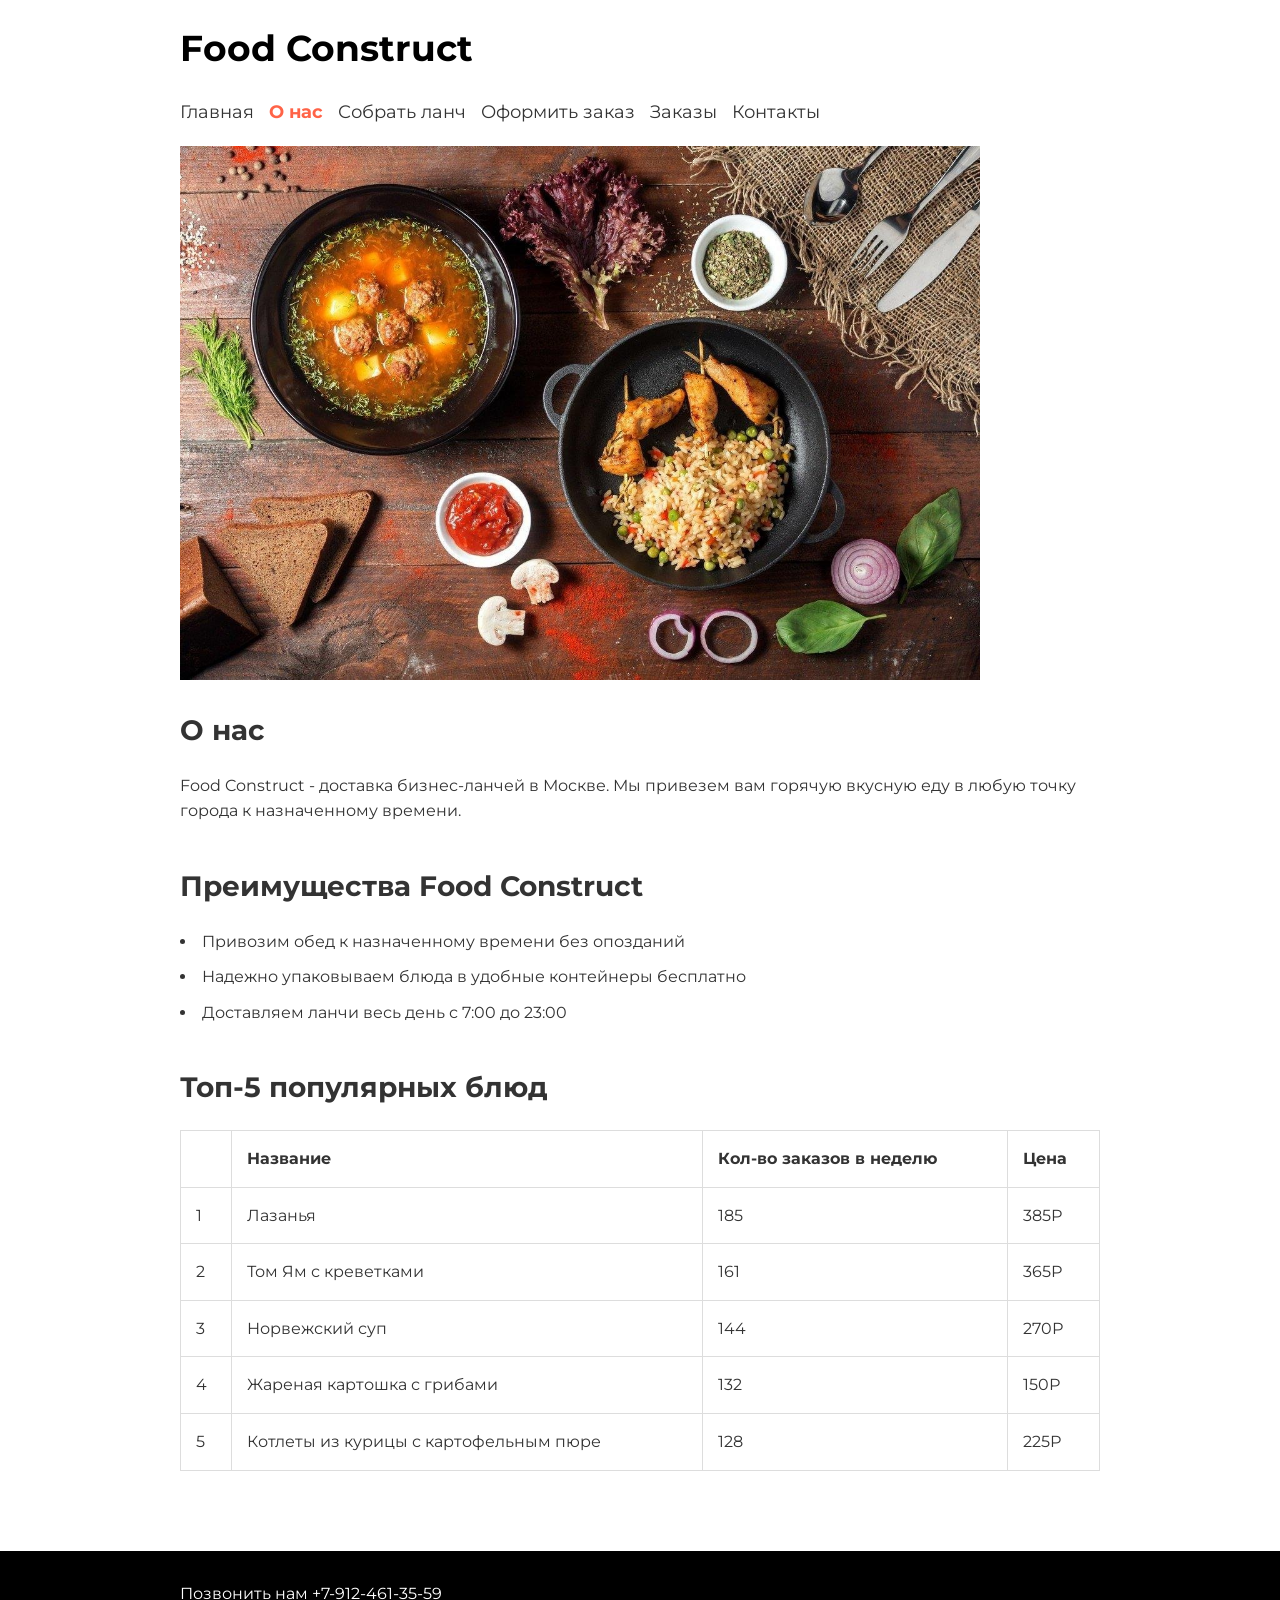
<file: index.html>
<!DOCTYPE html>
<html lang="ru">
<head>
    <meta charset="UTF-8">
    <meta name="viewport" content="width=device-width, initial-scale=1.0">
    <title>Food Construct - Доставка бизнес-ланчей</title>
    <link rel="preconnect" href="https://fonts.googleapis.com">
    <link rel="preconnect" href="https://fonts.gstatic.com" crossorigin>
    <link href="https://fonts.googleapis.com/css2?family=Montserrat:ital,wght@0,100..900;1,100..900&display=swap" rel="stylesheet">
    <link rel="stylesheet" href="style.css">
</head>
<body>
    <header class="header">
    <div class="container">
        <h1>Food Construct</h1>
        <nav>
            <a href="landing.html">Главная</a>
            <a href="index.html" id="active">О нас</a>
            <a href="lunch.html">Собрать ланч</a>
            <a href="order.html">Оформить заказ</a>
            <a href="orders.html">Заказы</a>
            <a href="#contacts">Контакты</a>
        </nav>
    </div>
    </header>

    <main class="main">
        <div class="container">
            <!-- Секция "О нас" -->
            <section class="about-us">
                <img src="images/bizneslanch.jpg" alt="Разнообразные блюда бизнес-ланча">
                <h2>О нас</h2>
                <p>Food Construct - доставка бизнес-ланчей в Москве. Мы привезем вам горячую вкусную еду в любую точку города к назначенному времени.</p>
            </section>

            <!-- Секция преимуществ компании -->
            <section class="advantages">
                <h2>Преимущества Food Construct</h2>
                <ul>
                    <li>Привозим обед к назначенному времени без опозданий</li>
                    <li>Надежно упаковываем блюда в удобные контейнеры бесплатно</li>
                    <li>Доставляем ланчи весь день с 7:00 до 23:00</li>
                </ul>
            </section>

            <!-- Секция с таблицей популярных блюд -->
            <section class="popular-dishes">
                <h2>Топ-5 популярных блюд</h2>
                <table>
                    <thead>
                        <tr>
                            <th></th>
                            <th>Название</th>
                            <th>Кол-во заказов в неделю</th>
                            <th>Цена</th>
                        </tr>
                    </thead>

                    <tbody>
                        <tr>
                            <td>1</td>
                            <td>Лазанья</td>
                            <td>185</td>
                            <td>385Р</td>
                        </tr>
                        <tr>
                            <td>2</td>
                            <td>Том Ям с креветками</td>
                            <td>161</td>
                            <td>365Р</td>
                        </tr>
                        <tr>
                            <td>3</td>
                            <td>Норвежский суп</td>
                            <td>144</td>
                            <td>270Р</td>
                        </tr>
                        <tr>
                            <td>4</td>
                            <td>Жареная картошка с грибами</td>
                            <td>132</td>
                            <td>150Р</td>
                        </tr>
                        <tr>
                            <td>5</td>
                            <td>Котлеты из курицы с картофельным пюре</td>
                            <td>128</td>
                            <td>225Р</td>
                        </tr>
                    </tbody>
                </table>
            </section>
        </div>
    </main>

    <!-- Футер сайта -->
    <footer class="footer" id="contacts">
        <div class="container">
            <p>Позвонить нам <a href="tel:+79124613559">+7-912-461-35-59</a></p>
        </div>
    </footer>

</body>
</html>
</file>
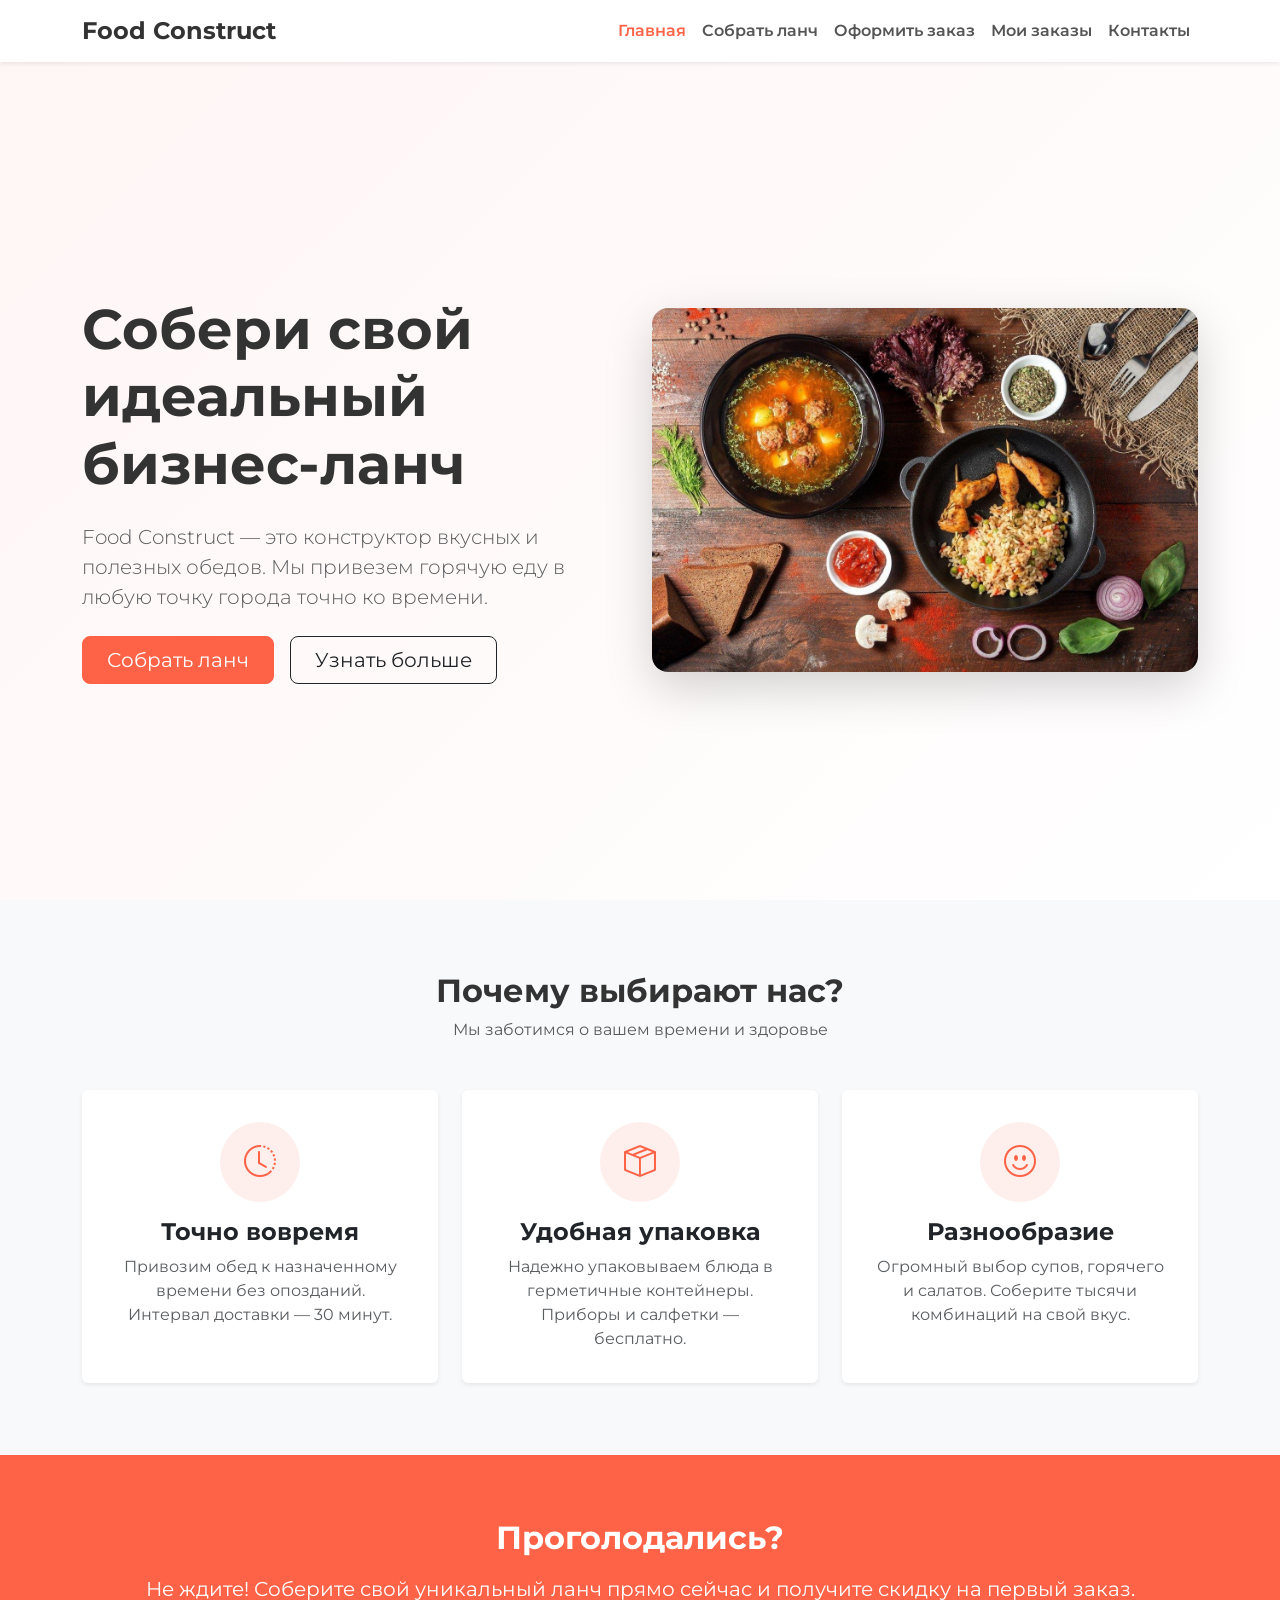
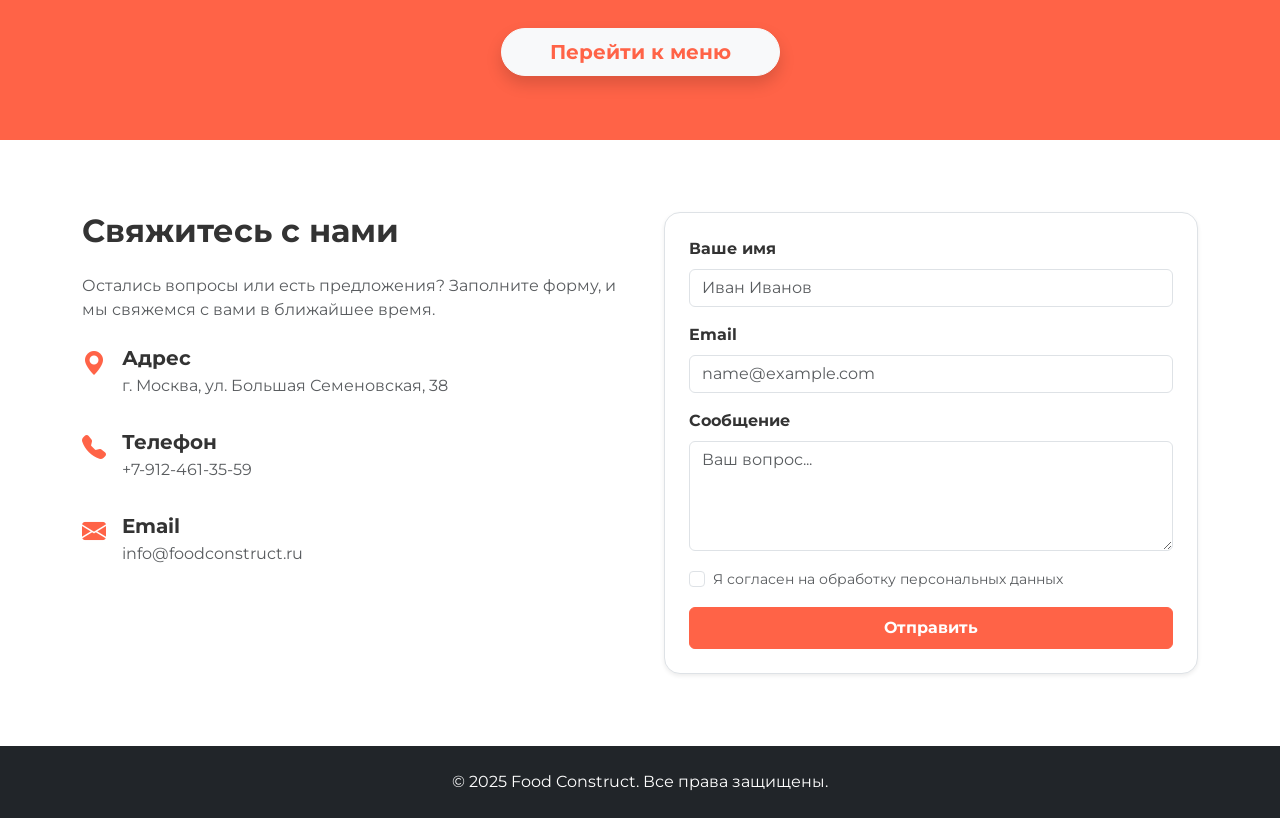
<file: landing.html>
<!DOCTYPE html>
<html lang="ru">
<head>
    <meta charset="UTF-8">
    <meta name="viewport" content="width=device-width, initial-scale=1.0">
    <title>Food Construct - Лендинг</title>
    <link rel="preconnect" href="https://fonts.googleapis.com">
    <link rel="preconnect" href="https://fonts.gstatic.com" crossorigin>
    <link href="https://fonts.googleapis.com/css2?family=Montserrat:wght@400;600;700&display=swap" rel="stylesheet">
    
    <!-- Подключение Bootstrap -->
    <link href="https://cdn.jsdelivr.net/npm/bootstrap@5.3.0/dist/css/bootstrap.min.css" rel="stylesheet">
    <!-- Подключение иконок Bootstrap -->
    <link rel="stylesheet" href="https://cdn.jsdelivr.net/npm/bootstrap-icons@1.10.5/font/bootstrap-icons.css">
    
    <!-- Ваши кастомные стили для лендинга -->
    <link rel="stylesheet" href="landing.css">
</head>
<body>

    <!-- Навигация (Navbar) -->
    <nav class="navbar navbar-expand-lg fixed-top bg-white shadow-sm">
        <div class="container">
            <a class="navbar-brand fw-bold" href="landing.html">Food Construct</a>
            <button class="navbar-toggler" type="button" data-bs-toggle="collapse" data-bs-target="#navbarNav">
                <span class="navbar-toggler-icon"></span>
            </button>
            <div class="collapse navbar-collapse" id="navbarNav">
                <ul class="navbar-nav ms-auto">
                    <li class="nav-item"><a class="nav-link active" href="landing.html">Главная</a></li>
                    <li class="nav-item"><a class="nav-link" href="lunch.html">Собрать ланч</a></li>
                    <li class="nav-item"><a class="nav-link" href="order.html">Оформить заказ</a></li>
                    <li class="nav-item"><a class="nav-link" href="orders.html">Мои заказы</a></li>
                    <li class="nav-item"><a class="nav-link" href="#contacts">Контакты</a></li>
                </ul>
            </div>
        </div>
    </nav>

    <!-- 1. Hero Section -->
    <section class="hero-section d-flex align-items-center">
        <div class="container">
            <div class="row align-items-center">
                <div class="col-lg-6 order-2 order-lg-1">
                    <h1 class="display-4 fw-bold mb-4">Собери свой идеальный бизнес-ланч</h1>
                    <p class="lead mb-4 text-muted">
                        Food Construct — это конструктор вкусных и полезных обедов. 
                        Мы привезем горячую еду в любую точку города точно ко времени.
                    </p>
                    <div class="d-grid gap-2 d-md-flex justify-content-md-start">
                        <a href="lunch.html" class="btn btn-tomato btn-lg px-4 me-md-2">Собрать ланч</a>
                        <a href="#features" class="btn btn-outline-dark btn-lg px-4">Узнать больше</a>
                    </div>
                </div>
                <div class="col-lg-6 order-1 order-lg-2 mb-4 mb-lg-0 text-center">
                    <img src="images/bizneslanch.jpg" class="img-fluid rounded-4 shadow-lg hero-img" alt="Вкусный ланч">
                </div>
            </div>
        </div>
    </section>

    <!-- 2. Преимущества (Features) -->
    <section id="features" class="py-5 bg-light">
        <div class="container py-4">
            <div class="text-center mb-5">
                <h2 class="fw-bold">Почему выбирают нас?</h2>
                <p class="text-muted">Мы заботимся о вашем времени и здоровье</p>
            </div>
            
            <div class="row g-4">
                <!-- Карточка 1 -->
                <div class="col-md-4">
                    <div class="card h-100 border-0 shadow-sm p-3 text-center">
                        <div class="card-body">
                            <div class="feature-icon bg-tomato-soft text-tomato mb-3">
                                <i class="bi bi-clock-history fs-2"></i>
                            </div>
                            <h4 class="card-title fw-bold">Точно вовремя</h4>
                            <p class="card-text text-muted">Привозим обед к назначенному времени без опозданий. Интервал доставки — 30 минут.</p>
                        </div>
                    </div>
                </div>
                <!-- Карточка 2 -->
                <div class="col-md-4">
                    <div class="card h-100 border-0 shadow-sm p-3 text-center">
                        <div class="card-body">
                            <div class="feature-icon bg-tomato-soft text-tomato mb-3">
                                <i class="bi bi-box-seam fs-2"></i>
                            </div>
                            <h4 class="card-title fw-bold">Удобная упаковка</h4>
                            <p class="card-text text-muted">Надежно упаковываем блюда в герметичные контейнеры. Приборы и салфетки — бесплатно.</p>
                        </div>
                    </div>
                </div>
                <!-- Карточка 3 -->
                <div class="col-md-4">
                    <div class="card h-100 border-0 shadow-sm p-3 text-center">
                        <div class="card-body">
                            <div class="feature-icon bg-tomato-soft text-tomato mb-3">
                                <i class="bi bi-emoji-smile fs-2"></i>
                            </div>
                            <h4 class="card-title fw-bold">Разнообразие</h4>
                            <p class="card-text text-muted">Огромный выбор супов, горячего и салатов. Соберите тысячи комбинаций на свой вкус.</p>
                        </div>
                    </div>
                </div>
            </div>
        </div>
    </section>

    <!-- 3. Call to Action (CTA) -->
    <section class="cta-section py-5 bg-tomato text-white text-center">
        <div class="container py-3">
            <h2 class="fw-bold mb-3">Проголодались?</h2>
            <p class="fs-5 mb-4">Не ждите! Соберите свой уникальный ланч прямо сейчас и получите скидку на первый заказ.</p>
            <a href="lunch.html" class="btn btn-light btn-lg fw-bold text-tomato rounded-pill px-5 shadow">Перейти к меню</a>
        </div>
    </section>

    <!-- 4. Форма обратной связи и контакты -->
    <section id="contacts" class="py-5">
        <div class="container py-4">
            <div class="row g-5">
                <!-- Контактная информация -->
                <div class="col-lg-6">
                    <h2 class="fw-bold mb-4">Свяжитесь с нами</h2>
                    <p class="text-muted mb-4">Остались вопросы или есть предложения? Заполните форму, и мы свяжемся с вами в ближайшее время.</p>
                    
                    <div class="d-flex mb-3">
                        <div class="flex-shrink-0 text-tomato"><i class="bi bi-geo-alt-fill fs-4"></i></div>
                        <div class="ms-3">
                            <h5 class="fw-bold mb-1">Адрес</h5>
                            <p class="text-muted">г. Москва, ул. Большая Семеновская, 38</p>
                        </div>
                    </div>
                    
                    <div class="d-flex mb-3">
                        <div class="flex-shrink-0 text-tomato"><i class="bi bi-telephone-fill fs-4"></i></div>
                        <div class="ms-3">
                            <h5 class="fw-bold mb-1">Телефон</h5>
                            <p class="text-muted"><a href="tel:+79124613559" class="text-decoration-none text-muted">+7-912-461-35-59</a></p>
                        </div>
                    </div>

                    <div class="d-flex mb-3">
                        <div class="flex-shrink-0 text-tomato"><i class="bi bi-envelope-fill fs-4"></i></div>
                        <div class="ms-3">
                            <h5 class="fw-bold mb-1">Email</h5>
                            <p class="text-muted">info@foodconstruct.ru</p>
                        </div>
                    </div>
                </div>

                <!-- Форма -->
                <div class="col-lg-6">
                    <form class="p-4 border rounded-4 shadow-sm bg-white">
                        <div class="mb-3">
                            <label for="feedbackName" class="form-label fw-bold">Ваше имя</label>
                            <input type="text" class="form-control" id="feedbackName" placeholder="Иван Иванов">
                        </div>
                        <div class="mb-3">
                            <label for="feedbackEmail" class="form-label fw-bold">Email</label>
                            <input type="email" class="form-control" id="feedbackEmail" placeholder="name@example.com">
                        </div>
                        <div class="mb-3">
                            <label for="feedbackMessage" class="form-label fw-bold">Сообщение</label>
                            <textarea class="form-control" id="feedbackMessage" rows="4" placeholder="Ваш вопрос..."></textarea>
                        </div>
                        <div class="mb-3 form-check">
                            <input type="checkbox" class="form-check-input" id="checkTerms">
                            <label class="form-check-label text-muted small" for="checkTerms">Я согласен на обработку персональных данных</label>
                        </div>
                        <button type="submit" class="btn btn-tomato w-100 py-2 fw-bold">Отправить</button>
                    </form>
                </div>
            </div>
        </div>
    </section>

    <!-- Footer -->
    <footer class="bg-dark text-white py-4 text-center">
        <div class="container">
            <p class="mb-0">&copy; 2025 Food Construct. Все права защищены.</p>
        </div>
    </footer>

    <!-- Bootstrap JS Bundle -->
    <script src="https://cdn.jsdelivr.net/npm/bootstrap@5.3.0/dist/js/bootstrap.bundle.min.js"></script>
</body>
</html>
</file>
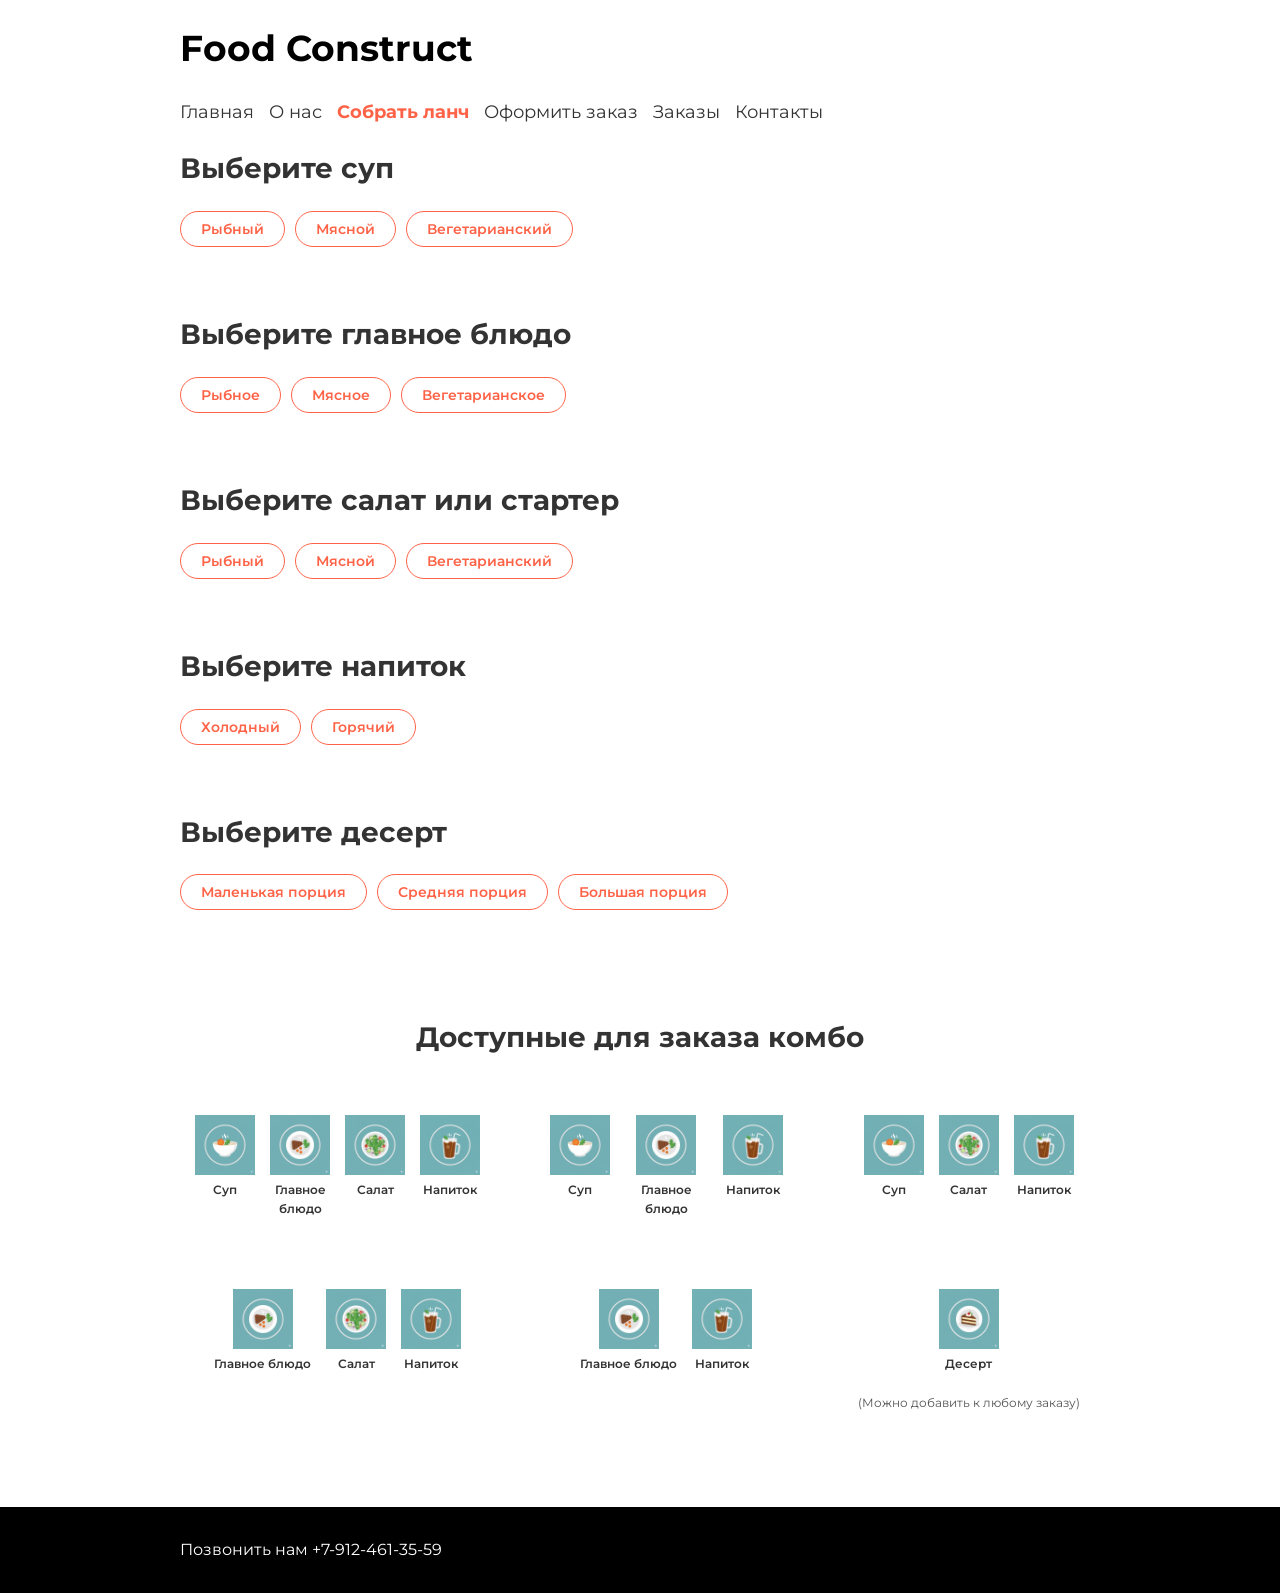
<file: lunch.html>
<!DOCTYPE html>
<html lang="ru">
<head>
    <meta charset="UTF-8">
    <meta name="viewport" content="width=device-width, initial-scale=1.0">
    <title>Собрать ланч - Food Construct</title>
    <link rel="preconnect" href="https://fonts.googleapis.com">
    <link rel="preconnect" href="https://fonts.gstatic.com" crossorigin>
    <link href="https://fonts.googleapis.com/css2?family=Montserrat:wght@400;700&display=swap" rel="stylesheet">
    
    <link rel="stylesheet" href="style.css">
    <link rel="stylesheet" href="lunch-styles.css">
</head>
<body>
    <header class="header">
    <div class="container">
        <h1>Food Construct</h1>
        <nav>
            <a href="landing.html">Главная</a>
            <a href="index.html">О нас</a>
            <a href="lunch.html" id="active">Собрать ланч</a>
            <a href="order.html">Оформить заказ</a>
            <a href="orders.html">Заказы</a>
            <a href="#contacts">Контакты</a>
        </nav>
    </div>
    </header>

    <main class="main">
        <div class="container">
            
            <!-- Секции меню (Супы, Главное, Салаты и т.д.) -->
            <section class="menu-section" data-category="soup">
                <h2>Выберите суп</h2>
                <div class="filters-container">
                    <button class="filter-btn" data-kind="fish">Рыбный</button>
                    <button class="filter-btn" data-kind="meat">Мясной</button>
                    <button class="filter-btn" data-kind="veg">Вегетарианский</button>
                </div>
                <div class="dishes-grid" id="soups-grid"></div>
            </section>
            
            <section class="menu-section" data-category="main">
                <h2>Выберите главное блюдо</h2>
                <div class="filters-container">
                    <button class="filter-btn" data-kind="fish">Рыбное</button>
                    <button class="filter-btn" data-kind="meat">Мясное</button>
                    <button class="filter-btn" data-kind="veg">Вегетарианское</button>
                </div>
                <div class="dishes-grid" id="main-dishes-grid"></div>
            </section>

            <section class="menu-section" data-category="salad">
                <h2>Выберите салат или стартер</h2>
                <div class="filters-container">
                    <button class="filter-btn" data-kind="fish">Рыбный</button>
                    <button class="filter-btn" data-kind="meat">Мясной</button>
                    <button class="filter-btn" data-kind="veg">Вегетарианский</button>
                </div>
                <div class="dishes-grid" id="salads-grid"></div>
            </section>

            <section class="menu-section" data-category="drink">
                <h2>Выберите напиток</h2>
                <div class="filters-container">
                    <button class="filter-btn" data-kind="cold">Холодный</button>
                    <button class="filter-btn" data-kind="hot">Горячий</button>
                </div>
                <div class="dishes-grid" id="drinks-grid"></div>
            </section>

            <section class="menu-section" data-category="dessert">
                <h2>Выберите десерт</h2>
                <div class="filters-container">
                    <button class="filter-btn" data-kind="small">Маленькая порция</button>
                    <button class="filter-btn" data-kind="medium">Средняя порция</button>
                    <button class="filter-btn" data-kind="large">Большая порция</button>
                </div>
                <div class="dishes-grid" id="desserts-grid"></div>
            </section>

        </div>

        <section class="combo-section">
            <div class="container">
                <h2>Доступные для заказа комбо</h2>
                <div class="combo-grid">
                    
                    <!-- Комбо 1 -->
                    <div class="combo-item">
                        <div class="combo-dish"><img src="images/icon_soup.png" alt="Суп"><span>Суп</span></div>
                        <div class="combo-dish"><img src="images/icon_main.png" alt="Главное"><span>Главное блюдо</span></div>
                        <div class="combo-dish"><img src="images/icon_salad.png" alt="Салат"><span>Салат</span></div>
                        <div class="combo-dish"><img src="images/icon_drink.png" alt="Напиток"><span>Напиток</span></div>
                    </div>

                    <!-- Комбо 2 -->
                    <div class="combo-item">
                        <div class="combo-dish"><img src="images/icon_soup.png" alt="Суп"><span>Суп</span></div>
                        <div class="combo-dish"><img src="images/icon_main.png" alt="Главное"><span>Главное блюдо</span></div>
                        <div class="combo-dish"><img src="images/icon_drink.png" alt="Напиток"><span>Напиток</span></div>
                    </div>

                    <!-- Комбо 3 -->
                    <div class="combo-item">
                        <div class="combo-dish"><img src="images/icon_soup.png" alt="Суп"><span>Суп</span></div>
                        <div class="combo-dish"><img src="images/icon_salad.png" alt="Салат"><span>Салат</span></div>
                        <div class="combo-dish"><img src="images/icon_drink.png" alt="Напиток"><span>Напиток</span></div>
                    </div>

                    <!-- Комбо 4 -->
                    <div class="combo-item">
                        <div class="combo-dish"><img src="images/icon_main.png" alt="Главное"><span>Главное блюдо</span></div>
                        <div class="combo-dish"><img src="images/icon_salad.png" alt="Салат"><span>Салат</span></div>
                        <div class="combo-dish"><img src="images/icon_drink.png" alt="Напиток"><span>Напиток</span></div>
                    </div>

                    <!-- Комбо 5 -->
                    <div class="combo-item">
                        <div class="combo-dish"><img src="images/icon_main.png" alt="Главное"><span>Главное блюдо</span></div>
                        <div class="combo-dish"><img src="images/icon_drink.png" alt="Напиток"><span>Напиток</span></div>
                    </div>

                    <!-- Десерт -->
                    <div class="combo-item combo-dessert">
                        <div class="combo-dish"><img src="images/icon_dessert.png" alt="Десерт"><span>Десерт</span></div>
                        <p class="dessert-note">(Можно добавить к любому заказу)</p>
                    </div>
                </div>
            </div>
        </section>
        
        <!-- Панель перехода к оформлению заказа -->
        <div class="order-bar-wrapper">
            <div class="container">
                <div class="order-bar" id="order-bar">
                    <div class="order-bar-info">
                        <span>Итого:</span>
                        <span id="order-total-price">0Р</span>
                    </div>
                    <a href="order.html" class="btn btn-submit" id="order-link">Перейти к оформлению</a>
                </div>
            </div>
        </div>
    </main>

    <footer class="footer" id="contacts">
        <div class="container">
            <p>Позвонить нам <a href="tel:+79124613559">+7-912-461-35-59</a></p>
        </div>
    </footer>

    <script src="scripts.js"></script>

</body>
</html>
</file>
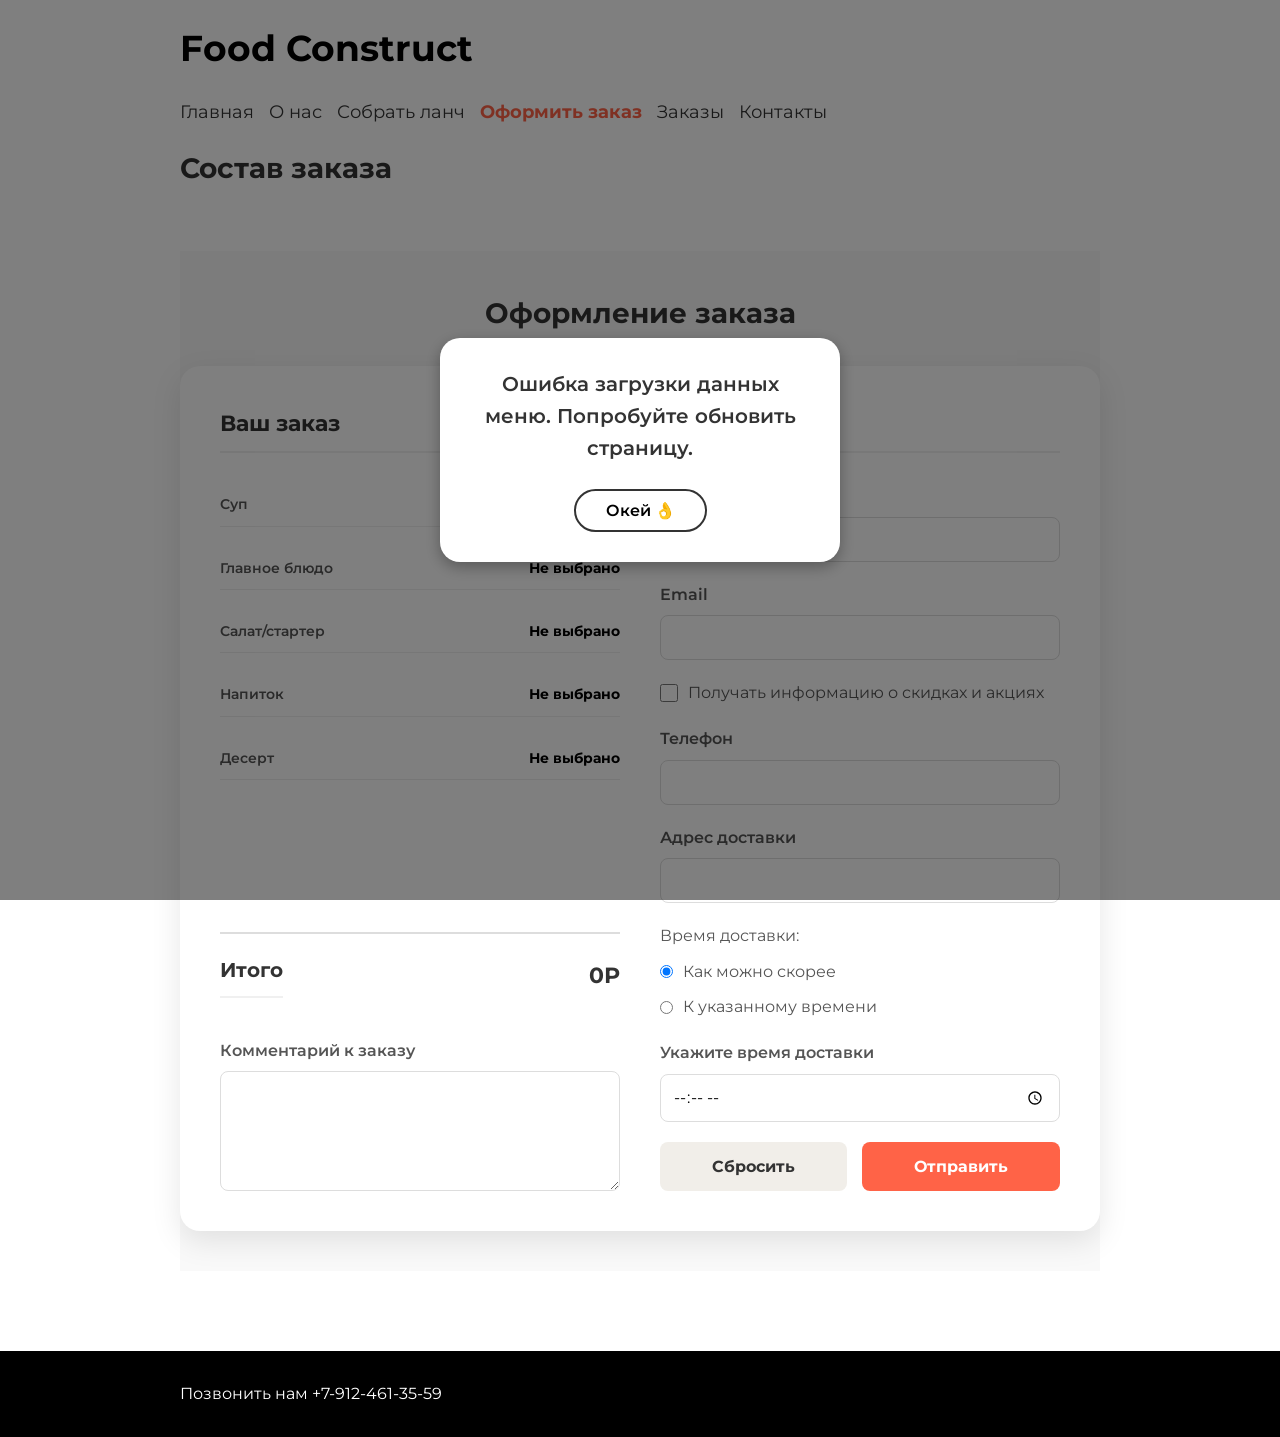
<file: order.html>
<!DOCTYPE html>
<html lang="ru">
<head>
    <meta charset="UTF-8">
    <meta name="viewport" content="width=device-width, initial-scale=1.0">
    <title>Оформление заказа - Food Construct</title>
    <link rel="preconnect" href="https://fonts.googleapis.com">
    <link rel="preconnect" href="https://fonts.gstatic.com" crossorigin>
    <link href="https://fonts.googleapis.com/css2?family=Montserrat:wght@400;700&display=swap" rel="stylesheet">
    
    <link rel="stylesheet" href="style.css">
    <link rel="stylesheet" href="lunch-styles.css">
    <link rel="stylesheet" href="form-styles.css">
</head>
<body>
    <header class="header">
    <div class="container">
        <h1>Food Construct</h1>
        <nav>
            <a href="landing.html">Главная</a>
            <a href="index.html">О нас</a>
            <a href="lunch.html">Собрать ланч</a>
            <a href="order.html" id="active">Оформить заказ</a>
            <a href="orders.html">Заказы</a>
            <a href="#contacts">Контакты</a>
        </nav>
    </div>
    </header>

    <main class="main">
        <div class="container">
            
            <!-- Секция: Состав заказа -->
            <section class="order-list-section">
                <h2>Состав заказа</h2>
                <div class="dishes-grid" id="order-items-grid">
                    <!-- Сюда добавляем с помощью js карточки -->
                </div>
                <p id="empty-cart-message" style="display: none; text-align: center; font-size: 18px;">
                    Ничего не выбрано. Чтобы добавить блюда в заказ, перейдите на страницу <a href="lunch.html" style="color: tomato;">Собрать ланч</a>.
                </p>
            </section>

            <!-- Секция: Форма оформления -->
            <section class="order-form-section">
                <h2>Оформление заказа</h2>
                <form class="order-form" id="order-form">
                    
                    <!-- Левая колонка: Итоговый список -->
                    <div class="form-block client-order">
                        <h3>Ваш заказ</h3>
                        
                        <div class="order-summary-item">
                            <span>Суп</span>
                            <span id="summary-soup">Не выбрано</span>
                        </div>
                        <div class="order-summary-item">
                            <span>Главное блюдо</span>
                            <span id="summary-main-course">Не выбрано</span>
                        </div>
                        <div class="order-summary-item">
                            <span>Салат/стартер</span>
                            <span id="summary-salad">Не выбрано</span>
                        </div>
                        <div class="order-summary-item">
                            <span>Напиток</span>
                            <span id="summary-drink">Не выбрано</span>
                        </div>
                        <div class="order-summary-item">
                            <span>Десерт</span>
                            <span id="summary-dessert">Не выбрано</span>
                        </div>

                        <div class="total-cost" id="total-cost-container" style="display: flex;">
                            <h3>Итого</h3>
                            <p id="total-cost-value">0Р</p>
                        </div>
                        
                        <div class="form-group" style="margin-top: 20px;">
                            <label for="comment">Комментарий к заказу</label>
                            <textarea name="comment" id="comment" rows="4"></textarea>
                        </div>
                    </div>

                    <!-- Правая колонка: Данные клиента -->
                    <div class="form-block client-data">
                        <h3>Ваши данные</h3>
                        <div class="form-group">
                            <label for="name">Имя</label>
                            <input type="text" id="name" name="full_name" required>
                        </div>
                        <div class="form-group">
                            <label for="email">Email</label>
                            <input type="email" id="email" name="email" required>
                        </div>
                        <div class="form-group checkbox-group">
                            <input type="checkbox" id="subscribe" name="subscribe">
                            <label for="subscribe">Получать информацию о скидках и акциях</label>
                        </div>
                        <div class="form-group">
                            <label for="phone">Телефон</label>
                            <input type="tel" id="phone" name="phone" required>
                        </div>
                        <div class="form-group">
                            <label for="address">Адрес доставки</label>
                            <input type="text" id="address" name="delivery_address" required>
                        </div>
                        
                        <div class="form-group radio-group">
                            <label>Время доставки:</label>
                            <div>
                                <input type="radio" id="asap" name="delivery_type" value="now" required checked>
                                <label for="asap">Как можно скорее</label>
                            </div>
                            <div>
                                <input type="radio" id="specific-time" name="delivery_type" value="by_time">
                                <label for="specific-time">К указанному времени</label>
                            </div>
                        </div>
                        
                        <div class="form-group">
                            <label for="delivery-time">Укажите время доставки</label>
                            <input type="time" id="delivery-time" name="delivery_time" min="07:00" max="23:00" step="300">
                        </div>

                        <div class="form-buttons">
                            <button type="button" class="btn btn-reset">Сбросить</button>
                            <button type="submit" class="btn btn-submit">Отправить</button>
                        </div>
                    </div>
                </form>
            </section>

        </div>
    </main>

    <footer class="footer" id="contacts">
        <div class="container">
            <p>Позвонить нам <a href="tel:+79124613559">+7-912-461-35-59</a></p>
        </div>
    </footer>

    <script src="order-scripts.js"></script>

</body>
</html>
</file>
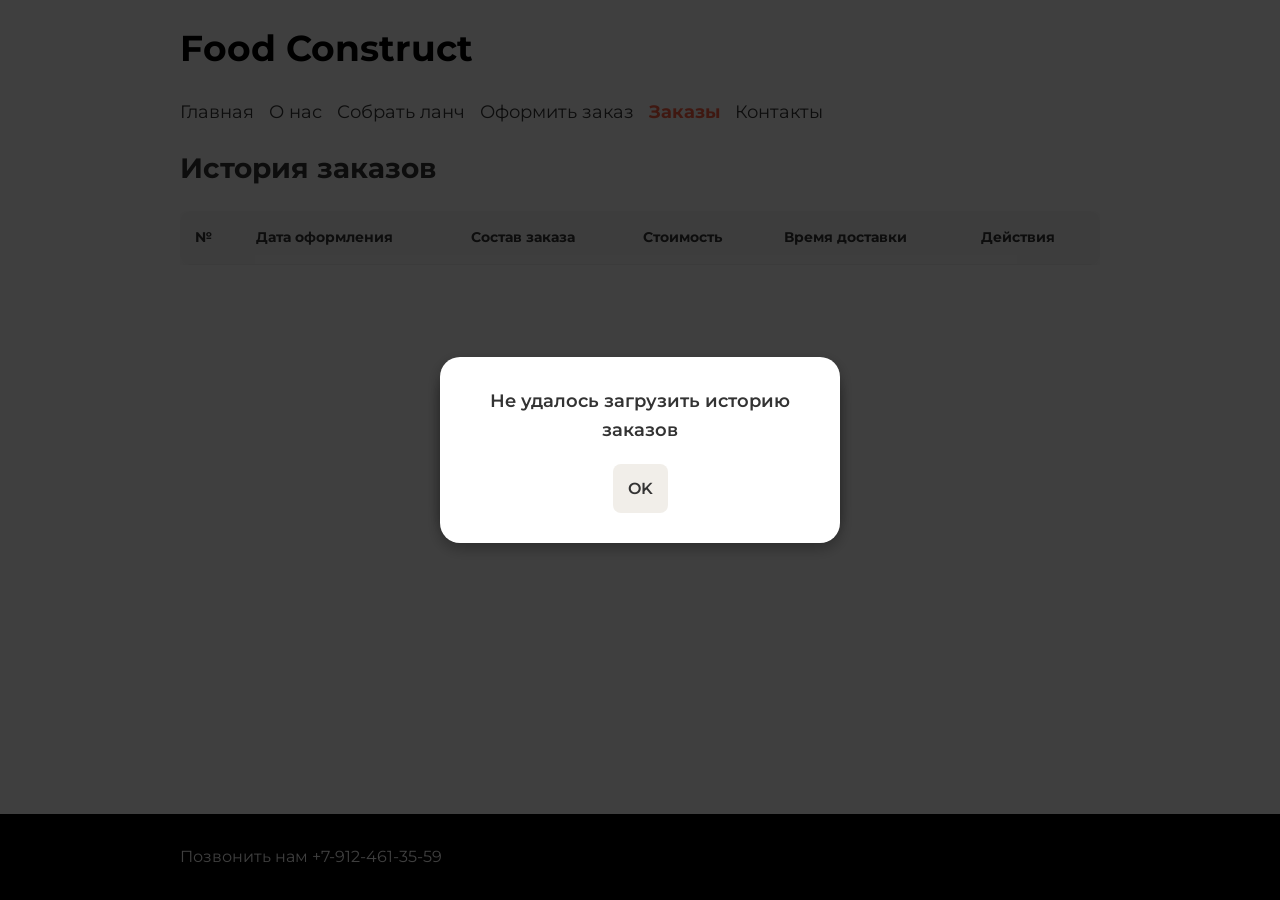
<file: orders.html>
<!DOCTYPE html>
<html lang="ru">
<head>
    <meta charset="UTF-8">
    <meta name="viewport" content="width=device-width, initial-scale=1.0">
    <title>История заказов - Food Construct</title>
    <link rel="preconnect" href="https://fonts.googleapis.com">
    <link rel="preconnect" href="https://fonts.gstatic.com" crossorigin>
    <link href="https://fonts.googleapis.com/css2?family=Montserrat:wght@400;600;700&display=swap" rel="stylesheet">
    
    <link rel="stylesheet" href="style.css">
    <link rel="stylesheet" href="form-styles.css"> <!-- Для модального окна редактирования -->
    <link rel="stylesheet" href="orders.css">
</head>
<body>
    <header class="header">
    <div class="container">
        <h1>Food Construct</h1>
        <nav>
            <a href="landing.html">Главная</a>
            <a href="index.html">О нас</a>
            <a href="lunch.html">Собрать ланч</a>
            <a href="order.html">Оформить заказ</a>
            <a href="orders.html" id="active">Заказы</a>
            <a href="#contacts">Контакты</a>
        </nav>
    </div>
    </header>

    <main class="main">
        <div class="container">
            <section class="orders-section">
                <h2>История заказов</h2>
                
                <div class="table-wrapper">
                    <table class="orders-table">
                        <thead>
                            <tr>
                                <th>№</th>
                                <th>Дата оформления</th>
                                <th>Состав заказа</th>
                                <th>Стоимость</th>
                                <th>Время доставки</th>
                                <th>Действия</th>
                            </tr>
                        </thead>
                        <tbody id="orders-tbody">
                            <!-- Сюда с помощью JS добавляем заказы -->
                        </tbody>
                    </table>
                </div>
                <p id="no-orders-msg" style="display:none; text-align: center;">История заказов пуста.</p>
            </section>
        </div>
    </main>

    <!-- Модальное окно: Просмотр (View) -->
    <div class="modal" id="view-modal">
        <div class="modal-content">
            <span class="close-btn" data-modal="view-modal">&times;</span>
            <h3>Детали заказа</h3>
            
            <div class="modal-info-grid">
                <p><strong>Дата оформления:</strong> <span id="view-date"></span></p>
                
                <h4>Данные о доставке</h4>
                <p><strong>Имя:</strong> <span id="view-name"></span></p>
                <p><strong>Адрес:</strong> <span id="view-address"></span></p>
                <p><strong>Телефон:</strong> <span id="view-phone"></span></p>
                <p><strong>Email:</strong> <span id="view-email"></span></p>
                <p><strong>Время доставки:</strong> <span id="view-time"></span></p>

                <h4>Комментарий</h4>
                <p id="view-comment">Нет комментария</p>

                <h4>Состав заказа</h4>
                <ul id="view-dishes-list"></ul>
                
                <div class="modal-total-cost">
                    <span>Итого:</span>
                    <span id="view-total">0Р</span>
                </div>
            </div>

            <div class="modal-footer">
                <button class="btn btn-secondary close-action" data-modal="view-modal">ОК</button>
            </div>
        </div>
    </div>

    <!-- Модальное окно: Удаление (Delete) -->
    <div class="modal" id="delete-modal">
        <div class="modal-content small-modal">
            <span class="close-btn" data-modal="delete-modal">&times;</span>
            <h3>Удаление заказа</h3>
            <p>Вы уверены, что хотите удалить этот заказ? Отменить это действие будет невозможно.</p>
            <div class="modal-footer">
                <button class="btn btn-secondary close-action" data-modal="delete-modal">Отмена</button>
                <button class="btn btn-danger" id="confirm-delete-btn">Да, удалить</button>
            </div>
        </div>
    </div>

    <!-- Модальное окно: Редактирование (Edit) -->
    <div class="modal" id="edit-modal">
        <div class="modal-content">
            <span class="close-btn" data-modal="edit-modal">&times;</span>
            <h3>Редактирование заказа</h3>
            
            <form id="edit-form" class="order-form" style="padding: 0; box-shadow: none;">
                <!-- Данные подгружаются скриптом -->
                <div class="form-block" style="width: 100%;">
                    <div class="form-group">
                        <label for="edit-name">Имя</label>
                        <input type="text" id="edit-name" name="full_name" required>
                    </div>
                    <div class="form-group">
                        <label for="edit-email">Email</label>
                        <input type="email" id="edit-email" name="email" required>
                    </div>
                    <div class="form-group">
                        <label for="edit-phone">Телефон</label>
                        <input type="tel" id="edit-phone" name="phone" required>
                    </div>
                    <div class="form-group">
                        <label for="edit-address">Адрес доставки</label>
                        <input type="text" id="edit-address" name="delivery_address" required>
                    </div>
                    
                    <div class="form-group radio-group">
                        <label>Время доставки:</label>
                        <div>
                            <input type="radio" id="edit-asap" name="delivery_type" value="now">
                            <label for="edit-asap">Как можно скорее</label>
                        </div>
                        <div>
                            <input type="radio" id="edit-time" name="delivery_type" value="by_time">
                            <label for="edit-time">К указанному времени</label>
                        </div>
                    </div>
                    
                    <div class="form-group">
                        <label for="edit-delivery-time">Время доставки</label>
                        <input type="time" id="edit-delivery-time" name="delivery_time" min="07:00" max="23:00" step="300">
                    </div>

                    <div class="form-group">
                        <label for="edit-comment">Комментарий</label>
                        <textarea id="edit-comment" name="comment" rows="3"></textarea>
                    </div>
                </div>

                <div class="modal-footer">
                    <button type="button" class="btn btn-secondary close-action" data-modal="edit-modal">Отмена</button>
                    <button type="submit" class="btn btn-submit">Сохранить</button>
                </div>
            </form>
        </div>
    </div>

    <footer class="footer" id="contacts">
        <div class="container">
            <p>Позвонить нам <a href="tel:+79124613559">+7-912-461-35-59</a></p>
        </div>
    </footer>

    <script src="orders-scripts.js"></script>
</body>
</html>
</file>
<file: style.css>
/* общий стиль */
* {
    box-sizing: border-box;
    margin: 0;
    padding: 0;
}

/* стили для всего тела документа */
body {
    display: flex;
    flex-direction: column; /* основные блоки (header, main, footer) выстраиваются в колонку */
    min-height: 100vh;
    font-family: 'Montserrat', sans-serif;
    color: #333; 
    line-height: 1.6;
}

/* стили для основного контента */
main {
    flex-grow: 1; /* main занимает всё доступное пространство, чтобы прижать футер */
}

/* класс для центрирования сайта*/
.container {
    max-width: 960px;
    margin: 0 auto;
    padding: 0 20px;
}

/* стили для шапки сайта */
.header {
    padding: 20px 0;
}

.header h1 {
    font-size: 36px;
    color: #000;
    margin-bottom: 20px;
}

.header nav {
    display: flex;
    flex-wrap: wrap; /* разрешить перенос элементов на новую строку, если они не помещаются */
    gap: 15px;
}

.header nav a {
    text-decoration: none;
    font-family: 'Montserrat', sans-serif;
    font-size: 18px;
    color: #333;
    transition: color 0.3s; /* когда меняется свойство color, сделать переход, длительность 0.3с */
}

.header nav a:hover {
    color: tomato;
}

/* стиль для активной вкладки меню */
.header nav a#active {
    color: tomato;
    font-weight: 700;
}


/* стили для основных блоков сайта */
.main .container section {
    margin-bottom: 40px;
}

.main h2 {
    font-size: 28px;
    margin-bottom: 20px;
    font-weight: 700;
}

/* блок "О нас" */
.about-us img {
    width: 100%;
    height: auto;
    margin-bottom: 20px;
    max-width: 800px;
}

.about-us p {
    font-size: 16px;
}

/* блок "Преимущества" */
.advantages ul {
    list-style-position: inside; /* маркеры списка будут внутри блока, чтобы выглядело красивее */
    font-size: 16px;
}

.advantages li {
    margin-bottom: 10px;
}

/* стили для таблицы */
.popular-dishes table {
    width: 100%;
    border-collapse: collapse; /* убрать двойные рамки между ячейками */
    text-align: left; /* Выравнивание текста в ячейках по левому краю */
}

.popular-dishes th, .popular-dishes td {
    padding: 15px;
    border: 1px solid #ddd;
    font-size: 16px;
}

/* стили для футера */
.footer {
    background-color: black;
    color: white;
    padding: 30px 0;
    margin-top: 40px;
    font-size: 16px;
}


.footer a {
    text-decoration: none;
    font-family: 'Montserrat', sans-serif;
    font-size: 16px;
    color: white;
    transition: color 0.3s;
}

.footer a:hover {
    color: tomato;
}

/* Контейнер для sticky бара, чтобы он был прижат к низу экрана */
.order-bar-wrapper {
    position: sticky;
    bottom: 0;
    left: 0;
    width: 100%;
    z-index: 100;
    pointer-events: none; /* Пропускаем клики сквозь обертку */
}

/* Сам бар */
.order-bar {
    display: none; /* Скрыт по умолчанию */
    justify-content: space-between;
    align-items: center;
    background-color: white;
    padding: 15px 30px;
    border-radius: 20px;
    box-shadow: 0 -5px 20px rgba(0,0,0,0.1);
    margin-bottom: 20px;
    border: 1px solid #ddd;
    pointer-events: auto; /* Включаем клики для бара */
}

.order-bar-info {
    font-size: 20px;
    font-weight: 700;
    color: #333;
}

.order-bar .btn {
    max-width: 250px;
    text-decoration: none;
    text-align: center;
}

/* Ссылка недоступна (серая) */
.btn-disabled {
    background-color: #ccc !important;
    cursor: not-allowed;
    pointer-events: none;
}

/* Стили для страницы Order.html */

/* Кнопка удаления в карточке */
.delete-button {
    background-color: tomato;
    color: white;
    border: none;
    padding: 10px 30px;
    border-radius: 10px;
    cursor: pointer;
    font-family: 'Montserrat', sans-serif;
    font-size: 16px;
    margin-top: auto;
    transition: background-color 0.3s;
}

.delete-button:hover {
    background-color: #e05a4f;
}

/* Список в форме */
.order-summary-item {
    display: flex;
    justify-content: space-between;
    padding: 10px 0;
    border-bottom: 1px solid #eee;
    font-size: 14px;
}

.order-summary-item span:first-child {
    font-weight: 600;
    color: #555;
}

.order-summary-item span:last-child {
    font-weight: 700;
    color: #000;
    max-width: 60%;
    text-align: right;
}

/* Класс для активной (выбранной) карточки */
.dish-card.active-card {
    border: 2px solid tomato;
}

.dish-card {
    cursor: pointer;
    transition: border-color 0.3s ease;
}

/* Адаптивность */

/* ширина экрана до 800px */
@media (max-width: 800px) {
    .header h1 {
        text-align: center;
    }
    
    .header nav {
        justify-content: space-between; /* распределяем ссылки по краям */
    }

    /* главная страница */
    .about-us img {
        width: 500px;
    }
}

/* ширина экрана до 600px */
@media (max-width: 600px) {
    .header nav {
        flex-direction: column; /* навигация становится вертикальной */
        align-items: center;
        gap: 10px;
    }

    .header nav a {
        font-size: 22px; /* увеличиваем шрифт */
    }

    .main h2 {
        text-align: center;
    }

    /* главная страница */
    .about-us img {
        width: 100%; /* картинка занимает всю ширину контейнера */
    }

    .popular-dishes th, .popular-dishes td {
        font-size: 14px; /* уменьшаем шрифт в таблице */
    }
}

/* ширина экрана до 400px */
@media (max-width: 400px) {
    .popular-dishes th, .popular-dishes td {
        font-size: 12px; /* уменьшаем шрифт в таблице */
        padding: 8px;
    }
}
</file>
<file: landing.css>
/* Основной шрифт */
body {
    font-family: 'Montserrat', sans-serif;
    color: #333;
}

/* Настройка Navbar */
.navbar-brand {
    font-size: 24px;
    color: #333;
}

.nav-link {
    font-weight: 600;
    color: #555;
    transition: color 0.3s;
}

.nav-link:hover,
.nav-link.active {
    color: tomato !important;
}

/* Hero Section */
.hero-section {
    min-height: 100vh;
    padding-top: 80px;
    background: linear-gradient(135deg, #fff5f5 0%, #ffffff 100%);
}

.hero-img {
    max-height: 400px;
    object-fit: cover;
    width: 100%;
}

/* Кнопки цвета Tomato */
.bg-tomato {
    background-color: tomato !important;
}

.text-tomato {
    color: tomato !important;
}

.bg-tomato-soft {
    background-color: rgba(255, 99, 71, 0.1);
    width: 80px;
    height: 80px;
    border-radius: 50%;
    display: flex;
    align-items: center;
    justify-content: center;
    margin: 0 auto;
}

.btn-tomato {
    background-color: tomato;
    color: white;
    border: 1px solid tomato;
    transition: all 0.3s ease;
}

.btn-tomato:hover {
    background-color: #e05a4f;
    border-color: #e05a4f;
    color: white;
}

/* Анимация при наведении на карточки */
.card {
    transition: transform 0.3s ease, box-shadow 0.3s ease;
}

.card:hover {
    transform: translateY(-5px);
    box-shadow: 0 10px 20px rgba(0,0,0,0.1) !important;
}

/* Кастомизация полей ввода */
.form-control:focus {
    border-color: tomato;
    box-shadow: 0 0 0 0.25rem rgba(255, 99, 71, 0.25);
}

.form-check-input:checked {
    background-color: tomato;
    border-color: tomato;
}
</file>
<file: lunch-styles.css>
/* сетка для блюд */
.dishes-grid {
    display: grid;
    grid-template-columns: repeat(3, 1fr);
    gap: 20px;
}

/* карточка блюда */
.dish-card {
    background-color: white;
    border-radius: 35px;
    padding: 30px 40px;
    filter: drop-shadow(17px 19px 24px rgba(0, 0, 0, 0.13));
    cursor: pointer;
    border: 2px solid transparent;
    display: flex;
    flex-direction: column;
    transition: border-color 0.3s ease;
}

.dish-card:hover {
    border-color: tomato;
}

.dish-card img {
    width: 100%;
    height: auto;
    border-radius: 35px;
    margin-bottom: 15px;
    object-fit: cover;
}

/* блок с информацией о блюде */
.dish-info {
    flex-grow: 1;
}

.dish-price {
    font-size: 20px;
    font-weight: 700;
    margin-bottom: 5px;
}

.dish-name {
    font-size: 18px;
    font-weight: 700;
    margin-bottom: 5px;
}

.dish-weight {
    color: #888;
    margin-bottom: 15px;
}

.add-button {
    background-color: #f1eee9;
    border: none;
    padding: 10px 30px;
    border-radius: 10px;
    cursor: pointer;
    font-family: 'Montserrat', sans-serif;
    font-size: 16px;
    margin-top: auto;
    transition: background-color 0.3s, color 0.3s;
}

/* стили для кнопки при наведении на карточку */
.dish-card:hover .add-button {
    background-color: tomato;
    color: white;
}

/* Стили для блока с фильтрами */
.filters-container {
    display: flex;
    gap: 10px;
    margin-bottom: 25px;
    flex-wrap: wrap; 
}

.filter-btn {
    padding: 8px 20px;
    background-color: transparent;
    border: 1px solid tomato;
    border-radius: 20px;
    color: tomato;
    font-family: 'Montserrat', sans-serif;
    font-size: 14px;
    font-weight: 600;
    cursor: pointer;
    transition: all 0.3s ease;
}

.filter-btn:hover {
    background-color: rgba(255, 99, 71, 0.1);
}

.filter-btn.active {
    background-color: tomato;
    color: white;
}

/* Стили для секции Combo */
.combo-section {
    padding: 40px 0;
    background-color: #fff;
    text-align: center;
}

.combo-section h2 {
    font-size: 28px;
    font-weight: 700;
    margin-bottom: 40px;
}

.combo-grid {
    display: grid;
    grid-template-columns: repeat(3, 1fr);
    gap: 40px;
}

.combo-item {
    display: flex;
    justify-content: center;
    gap: 15px;
    padding: 15px;
    background: #fff;
}

.combo-dish {
    display: flex;
    flex-direction: column;
    align-items: center;
    gap: 5px;
}

.combo-dish img {
    width: 60px;
    height: 60px;
    object-fit: contain;
    transition: transform 0.3s ease;
}

.combo-dish img:hover {
    transform: translateY(-5px) scale(1.1);
}

.combo-dish span {
    font-size: 12px;
    font-weight: 600;
    color: #333;
}

.combo-dessert {
    flex-direction: column;
    align-items: center;
}

.dessert-note {
    font-size: 12px;
    color: #555;
    margin-top: 5px;
}

/* Стили для модального уведомления */
.modal-overlay {
    position: fixed;
    top: 0;
    left: 0;
    width: 100%;
    height: 100%;
    background-color: rgba(0, 0, 0, 0.5);
    display: flex;
    justify-content: center;
    align-items: center;
    z-index: 1000;
}

.modal-container {
    background-color: white;
    padding: 30px 40px;
    border-radius: 20px;
    box-shadow: 0 5px 15px rgba(0,0,0,0.3);
    text-align: center;
    max-width: 400px;
    width: 90%;
}

.modal-text {
    font-size: 20px;
    font-weight: 600;
    margin-bottom: 25px;
    font-family: 'Montserrat', sans-serif;
}

.modal-btn {
    background-color: white;
    border: 2px solid #333;
    padding: 10px 30px;
    font-size: 16px;
    font-weight: 600;
    border-radius: 30px;
    cursor: pointer;
    transition: all 0.3s ease;
    font-family: 'Montserrat', sans-serif;
}

.modal-btn:hover {
    background-color: #333;
    color: white;
}

.dish-card.active-card {
    border: 2px solid tomato;
}

.dish-card {
    cursor: pointer;
}


/* Адаптивность */

@media (max-width: 800px) {
    .dishes-grid {
        grid-template-columns: repeat(2, 1fr);
    }

    .combo-grid {
        grid-template-columns: repeat(2, 1fr);
    }
}

@media (max-width: 600px) {
    .dishes-grid {
        grid-template-columns: 1fr;
    }
    
    .dish-card {
        padding: 20px;
    }

    .combo-grid {
        grid-template-columns: 1fr;
    }
}
</file>
<file: form-styles.css>
/* Стили для секции с формой заказа */
.order-form-section {
    padding: 40px 0;
    background-color: #f9f9f9;
}

.order-form-section h2 {
    text-align: center;
    font-size: 28px;
    margin-bottom: 30px;
}

/* Контейнер формы */
.order-form {
    display: flex;
    gap: 40px;
    background-color: #fff;
    padding: 40px;
    border-radius: 20px;
    box-shadow: 0 10px 30px rgba(0, 0, 0, 0.1);
}

/* Блоки внутри формы */
.form-block {
    flex: 1; /* Каждая колонка занимает одинаковое количетсов места */
    display: flex;
    flex-direction: column;
    gap: 20px;
}

.form-block h3 {
    font-size: 22px;
    margin-bottom: 10px;
    font-weight: 700;
    border-bottom: 2px solid #f0f0f0;
    padding-bottom: 10px;
}

/* label + input */
.form-group {
    display: flex;
    flex-direction: column;
}

.form-group label {
    margin-bottom: 8px;
    font-size: 16px;
    font-weight: 600;
    color: #555;
}

/* Стилизация полей ввода и селектов */
.form-block input[type="text"],
.form-block input[type="email"],
.form-block input[type="tel"],
.form-block input[type="time"],
.form-block select,
.form-block textarea {
    width: 100%;
    padding: 12px;
    border: 1px solid #ddd;
    border-radius: 8px;
    font-family: 'Montserrat', sans-serif;
    font-size: 16px;
    transition: border-color 0.3s, box-shadow 0.3s;
}

.form-block input:focus,
.form-block select:focus,
.form-block textarea:focus {
    outline: none;
    border-color: tomato;
    box-shadow: 0 0 5px rgba(255, 99, 71, 0.5);
}

.form-block textarea {
    resize: vertical; /* Разрешить изменять высоту */
    min-height: 120px;
}

/* Группа для чекбокса */
.checkbox-group {
    flex-direction: row;
    align-items: center;
    gap: 10px;
}

.checkbox-group input[type="checkbox"] {
    width: 18px;
    height: 18px;
}

.checkbox-group label {
    margin-bottom: 0;
    font-weight: 400;
}

/* Группа для радиокнопок */
.radio-group {
    display: flex;
    flex-direction: column;
    gap: 10px;
}

.radio-group div {
    display: flex;
    align-items: center;
    gap: 10px;
}

.radio-group label {
    margin-bottom: 0;
    font-weight: 400;
}

/* Контейнер для кнопок */
.form-buttons {
    display: flex;
    gap: 15px;
    margin-top: auto;
}

/* Общие стили для кнопок */
.btn {
    flex-grow: 1;
    padding: 15px;
    font-family: 'Montserrat', sans-serif;
    font-size: 16px;
    font-weight: 700;
    border: none;
    border-radius: 8px;
    cursor: pointer;
    transition: background-color 0.3s, color 0.3s, transform 0.2s;
}

/* Кнопка сбрасывания */
.btn-reset {
    background-color: #f1eee9;
    color: #333;
}

.btn-reset:hover {
    background-color: #e0ddd7;
}

/* Кнопка Заказать */
.btn-submit {
    background-color: tomato;
    color: white;
}

.btn-submit:hover {
    background-color: #e05a4f;
}

/* Стили для блока стоимости */
.total-cost {
    display: none; /* Изначально скрыт */
    justify-content: space-between;
    align-items: center;
    margin-top: auto;
    padding-top: 20px;
    border-top: 2px solid #ddd;
}

.total-cost h3 {
    margin: 0;
    font-size: 20px;
    font-weight: 700;
}

.total-cost p {
    font-size: 22px;
    font-weight: 700;
    color: #333;
}

/* Адаптивность для формы */
@media (max-width: 800px) {
    .order-form {
        flex-direction: column;
        padding: 20px;
    }

    .form-buttons {
        margin-top: 20px;
    }

    .total-cost {
        margin-top: 20px;
    }
}
</file>
<file: orders.css>
* Таблица заказов */
.orders-section h2 {
    margin-bottom: 30px;
    font-size: 28px;
    font-weight: 700;
}

.table-wrapper {
    overflow-x: auto; /* Прокрутка на мобильных */
}

.orders-table {
    width: 100%;
    border-collapse: collapse;
    background-color: white;
    border-radius: 10px;
    overflow: hidden;
    box-shadow: 0 5px 15px rgba(0,0,0,0.05);
}

.orders-table th, 
.orders-table td {
    padding: 15px;
    text-align: left;
    border-bottom: 1px solid #eee;
    font-size: 14px;
}

.orders-table th {
    background-color: #f9f9f9;
    font-weight: 700;
    color: #333;
}

.orders-table td {
    vertical-align: middle;
}

/* Кнопки действий в таблице */
.action-icons {
    display: flex;
    gap: 10px;
}

.action-btn {
    background: none;
    border: none;
    cursor: pointer;
    font-size: 18px;
    transition: transform 0.2s;
    padding: 5px;
}

.action-btn:hover {
    transform: scale(1.2);
}

/* Модальные окна */
.modal {
    display: none; /* Скрыто по умолчанию */
    position: fixed;
    z-index: 1000;
    left: 0;
    top: 0;
    width: 100%;
    height: 100%;
    overflow: auto;
    background-color: rgba(0,0,0,0.5);
    justify-content: center;
    align-items: center;
}

.modal.show {
    display: flex;
}

.modal-content {
    background-color: #fff;
    margin: auto;
    padding: 30px;
    border-radius: 20px;
    width: 90%;
    max-width: 600px;
    position: relative;
    box-shadow: 0 10px 30px rgba(0,0,0,0.2);
    animation: fadeIn 0.3s;
    max-height: 90vh;
    overflow-y: auto;
    display: flex;
    flex-direction: column;
}

.small-modal {
    max-width: 400px;
    text-align: center;
}

.close-btn {
    color: #aaa;
    float: right;
    font-size: 28px;
    font-weight: bold;
    cursor: pointer;
    position: absolute;
    right: 20px;
    top: 15px;
}

.close-btn:hover {
    color: tomato;
}

/* Стили внутри модальных окон */
.modal-info-grid h4 {
    margin-top: 20px;
    margin-bottom: 10px;
    border-bottom: 1px solid #eee;
    padding-bottom: 5px;
}

.modal-info-grid p {
    margin-bottom: 8px;
    font-size: 14px;
}

#view-dishes-list {
    list-style-type: disc;
    padding-left: 20px;
    margin-bottom: 15px;
}

.modal-total-cost {
    display: flex;
    justify-content: space-between;
    font-size: 18px;
    font-weight: 700;
    margin-top: 20px;
    border-top: 2px solid tomato;
    padding-top: 10px;
}

/* Стили для уведомлений (Notification Modal) */
.modal-overlay {
    position: fixed;
    top: 0;
    left: 0;
    width: 100%;
    height: 100%;
    background-color: rgba(0, 0, 0, 0.5);
    display: flex;
    justify-content: center;
    align-items: center;
    z-index: 2000;
}

.modal-container {
    background-color: white;
    padding: 30px;
    border-radius: 20px;
    text-align: center;
    box-shadow: 0 5px 15px rgba(0,0,0,0.3); /* Добавил тень для красоты */
    max-width: 400px; /* Ограничение ширины */
    width: 90%;
}

.modal-text {
    font-size: 18px;
    margin-bottom: 20px;
    font-weight: 600;
    color: #333;
}

/* Футер с кнопками */
.modal-footer {
    margin-top: 25px;
    display: flex;
    justify-content: center; /* Центрируем кнопки по горизонтали */
    align-items: center;
    gap: 15px;
    width: 100%;
}

/* Переопределяем стили кнопок внутри модального окна, чтобы они были маленькими */
.modal-footer .btn {
    padding: 8px 25px; /* Уменьшенные отступы внутри кнопки */
    font-size: 14px; /* Уменьшенный шрифт */
    flex-grow: 0; /* Запрещаем растягиваться на всю ширину */
    min-width: 120px; /* Минимальная ширина для аккуратности */
    border-radius: 6px; /* Чуть менее скругленные углы */
    height: auto; /* Автоматическая высота */
}

/* Цвета кнопок */
.btn-secondary {
    background-color: #f1eee9;
    color: #333;
    border: none;
    cursor: pointer;
    font-family: 'Montserrat', sans-serif;
    font-weight: 600;
    transition: background-color 0.3s;
}

.btn-secondary:hover {
    background-color: #e0ddd7;
}

.btn-danger {
    background-color: tomato;
    color: white;
    border: none;
    cursor: pointer;
    font-family: 'Montserrat', sans-serif;
    font-weight: 600;
    transition: background-color 0.3s;
}

.btn-danger:hover {
    background-color: #d1493e;
}

/* Анимация появления */
@keyframes fadeIn {
    from {opacity: 0; transform: translateY(-20px);}
    to {opacity: 1; transform: translateY(0);}
}

/* Адаптив */
@media (max-width: 600px) {
    .orders-table thead {
        display: none;
    }
    .orders-table, .orders-table tbody, .orders-table tr, .orders-table td {
        display: block;
        width: 100%;
    }
    .orders-table tr {
        margin-bottom: 15px;
        border: 1px solid #eee;
        border-radius: 10px;
        padding: 10px;
    }
    .orders-table td {
        padding: 5px 10px;
        border: none;
        text-align: right;
        display: flex;
        justify-content: space-between;
        align-items: center;
    }
    .orders-table td::before {
        content: attr(data-label);
        font-weight: 700;
        text-align: left;
        margin-right: 10px;
    }
    .action-icons {
        justify-content: flex-end;
    }
    
    /* На мобильных кнопки могут встать друг под друга, если места мало */
    .modal-footer {
        flex-wrap: wrap;
    }
}

#edit-form {
    flex-direction: column; 
    gap: 0;
}

/* Убираем лишние отступы у блока с полями, чтобы он занимал всю ширину */
#edit-form .form-block {
    width: 100% !important; /* Принудительно на всю ширину */
    margin-bottom: 20px;
}

/* На всякий случай убедимся, что футер тоже занимает всю ширину */
.modal-footer {
    width: 100%;
    margin-top: 20px;
}
</file>
